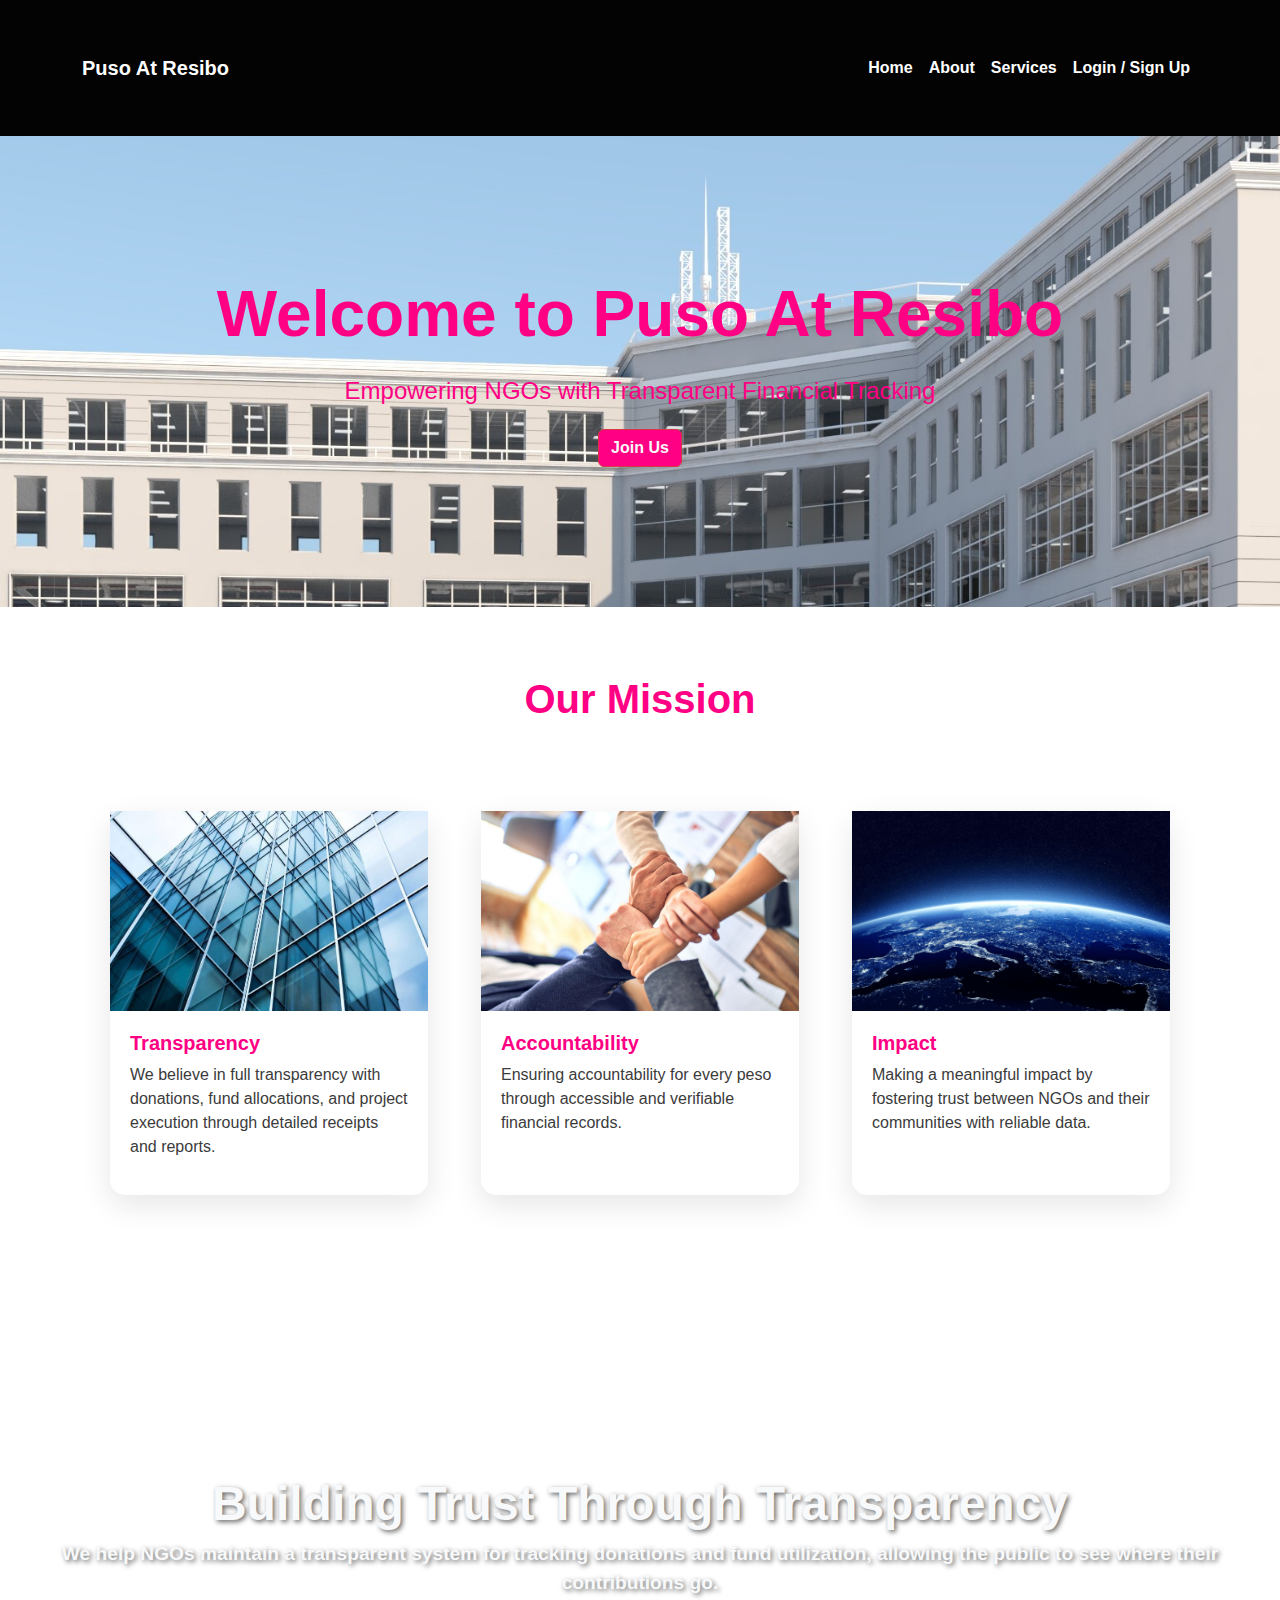
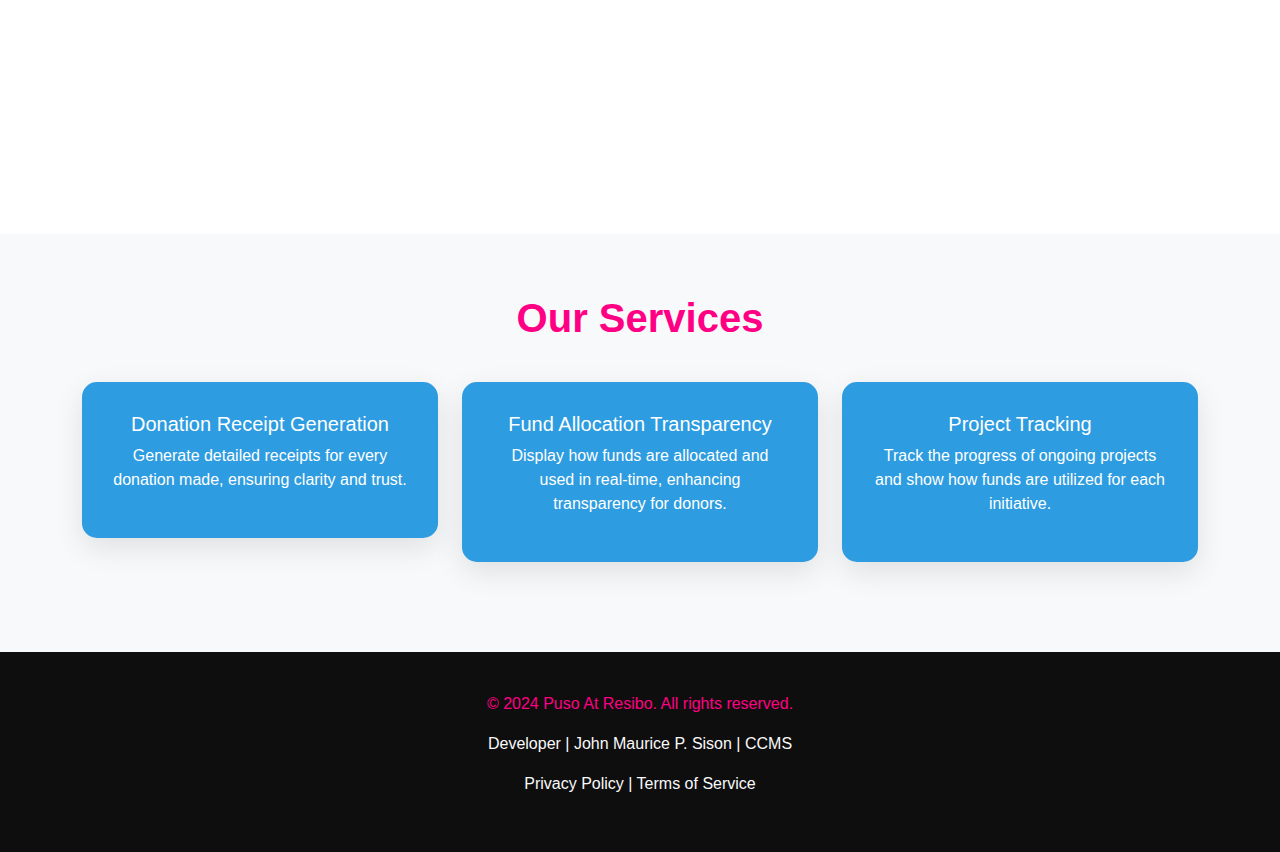
<file: index.html>
<!DOCTYPE html>
<html lang="en">
<head>
    <meta charset="UTF-8">
    <meta name="viewport" content="width=device-width, initial-scale=1.0">
    <title>Puso At Resibo</title>
    <link rel="icon" href="icons8-pink-48.png" type="image/png">
    <link href="https://cdn.jsdelivr.net/npm/bootstrap@5.3.0/dist/css/bootstrap.min.css" rel="stylesheet">
    <link rel="stylesheet" href="css/land.css">
</head>
<body>

    
    <header>
        <nav class="navbar navbar-expand-lg navbar-light">
            <div class="container">
                <a class="navbar-brand text-white" href="index.html" style="font-weight: bold;">Puso At Resibo</a>
                <button class="navbar-toggler" type="button" data-bs-toggle="collapse" data-bs-target="#navbarNav" aria-controls="navbarNav" aria-expanded="false" aria-label="Toggle navigation">
                    <span class="navbar-toggler-icon"></span>
                </button>
                <div class="collapse navbar-collapse" id="navbarNav">
                    <ul class="navbar-nav ms-auto">
                        <li class="nav-item">
                            <a class="nav-link active" href="#">Home</a>
                        </li>
                        <li class="nav-item">
                            <a class="nav-link" href="#">About</a>
                        </li>
                        <li class="nav-item">
                            <a class="nav-link" href="#">Services</a>
                        </li>
                        <li class="nav-item">
                            <a class="nav-link" href="#" data-bs-toggle="modal" data-bs-target="#loginModal">Login / Sign Up</a>
                        </li>
                    </ul>
                </div>
            </div>
        </nav>
    </header>

    
    <section class="hero-section">
        <div class="container">
            <h1>Welcome to Puso At Resibo</h1>
            <p>Empowering NGOs with Transparent Financial Tracking</p>
            <a href="#" class="btn btn-danger" data-bs-toggle="modal" data-bs-target="#loginModal" style="font-weight: bolder; color: #f8f9fa; background-color: #ff0084;">Join Us</a>
        </div>
    </section>

    
    <section id="about" class="container">
        <h1 class="section-heading text-center my-5" style="font-weight: bold; color: var(--primary-color);">Our Mission</h1>
        <div class="card-deck">
            <div class="card">
                <img src="transparent.jpg" alt="Design">
                <div class="card-body">
                    <h5>Transparency</h5>
                    <p>We believe in full transparency with donations, fund allocations, and project execution through detailed receipts and reports.</p>
                </div>
            </div>
            <div class="card">
                <img src="Accountability.jpg" alt="SEO">
                <div class="card-body">
                    <h5>Accountability</h5>
                    <p>Ensuring accountability for every peso through accessible and verifiable financial records.</p>
                </div>
            </div>
            <div class="card">
                <img src="earth.png" alt="App Development">
                <div class="card-body">
                    <h5>Impact</h5>
                    <p>Making a meaningful impact by fostering trust between NGOs and their communities with reliable data.</p>
                </div>
            </div>
        </div>
    </section>

    <section class="parallax-section">
        <div>
            <h2>Building Trust Through Transparency</h2>
            <p>
              We help NGOs maintain a transparent system for tracking donations and fund utilization, allowing the public to see where their contributions go.</p>
        </div>
    </section>

    
    <section class="services-section">
        <h2>Our Services</h2>
        <div class="container">
            <div class="row">
                <div class="col-md-4">
                    <div class="service-box">
                        <h5>Donation Receipt Generation</h5>
                        <p>Generate detailed receipts for every donation made, ensuring clarity and trust.</p>
                    </div>
                </div>
                <div class="col-md-4">
                    <div class="service-box">
                        <h5>Fund Allocation Transparency</h5>
                        <p>Display how funds are allocated and used in real-time, enhancing transparency for donors.</p>
                    </div>
                </div>
                <div class="col-md-4">
                    <div class="service-box">
                        <h5>Project Tracking</h5>
                        <p>Track the progress of ongoing projects and show how funds are utilized for each initiative.</p>
                    </div>
                </div>
            </div>
        </div>
    </section>

   
    <footer>
        <p style="color: #ff0084;">&copy; 2024 Puso At Resibo. All rights reserved. <br>
          <p><p>Developer | John Maurice P. Sison | CCMS</p></p> 
          <a href="#">Privacy Policy</a> | <a href="#">Terms of Service</a></p>
    </footer>

    
    <div class="modal fade" id="loginModal" tabindex="-1" aria-labelledby="loginModalLabel" aria-hidden="true">
        <div class="modal-dialog">
            <div class="modal-content">
                <div class="modal-header">
                    <h5 class="modal-title" id="loginModalLabel">Login</h5>
                    <button type="button" class="btn-close" data-bs-dismiss="modal" aria-label="Close"></button>
                </div>
                <div class="modal-body">
                    
                    <form>
                        <div class="mb-3">
                            <label for="email" class="form-label">Email address</label>
                            <input type="email" class="form-control" id="email" required>
                        </div>
                        <div class="mb-3">
                            <label for="password" class="form-label">Password</label>
                            <input type="password" class="form-control" id="password" required>
                        </div>
                        <button type="submit" class="btn btn-primary w-100"><a href="dashboard.html" style="text-decoration: none; color: white;">Login</a></button>
                    </form>
                    <hr>
                    
                    <p>Don't have an account? <a href="dashboard.html">Sign up here</a></p>
                </div>
                <div class="modal-footer">
                    <button type="button" class="btn btn-secondary" data-bs-dismiss="modal">Close</button>
                    <button type="button" class="btn btn-primary"><a href="dashboard.html" style="text-decoration: none; color: white;">Sign Up</a></button>
                </div>
            </div>
        </div>
    </div>

    
    <script src="https://cdn.jsdelivr.net/npm/@popperjs/core@2.11.6/dist/umd/popper.min.js"></script>
    <script src="https://cdn.jsdelivr.net/npm/bootstrap@5.3.0/dist/js/bootstrap.min.js"></script>
</body>
</html>
</file>
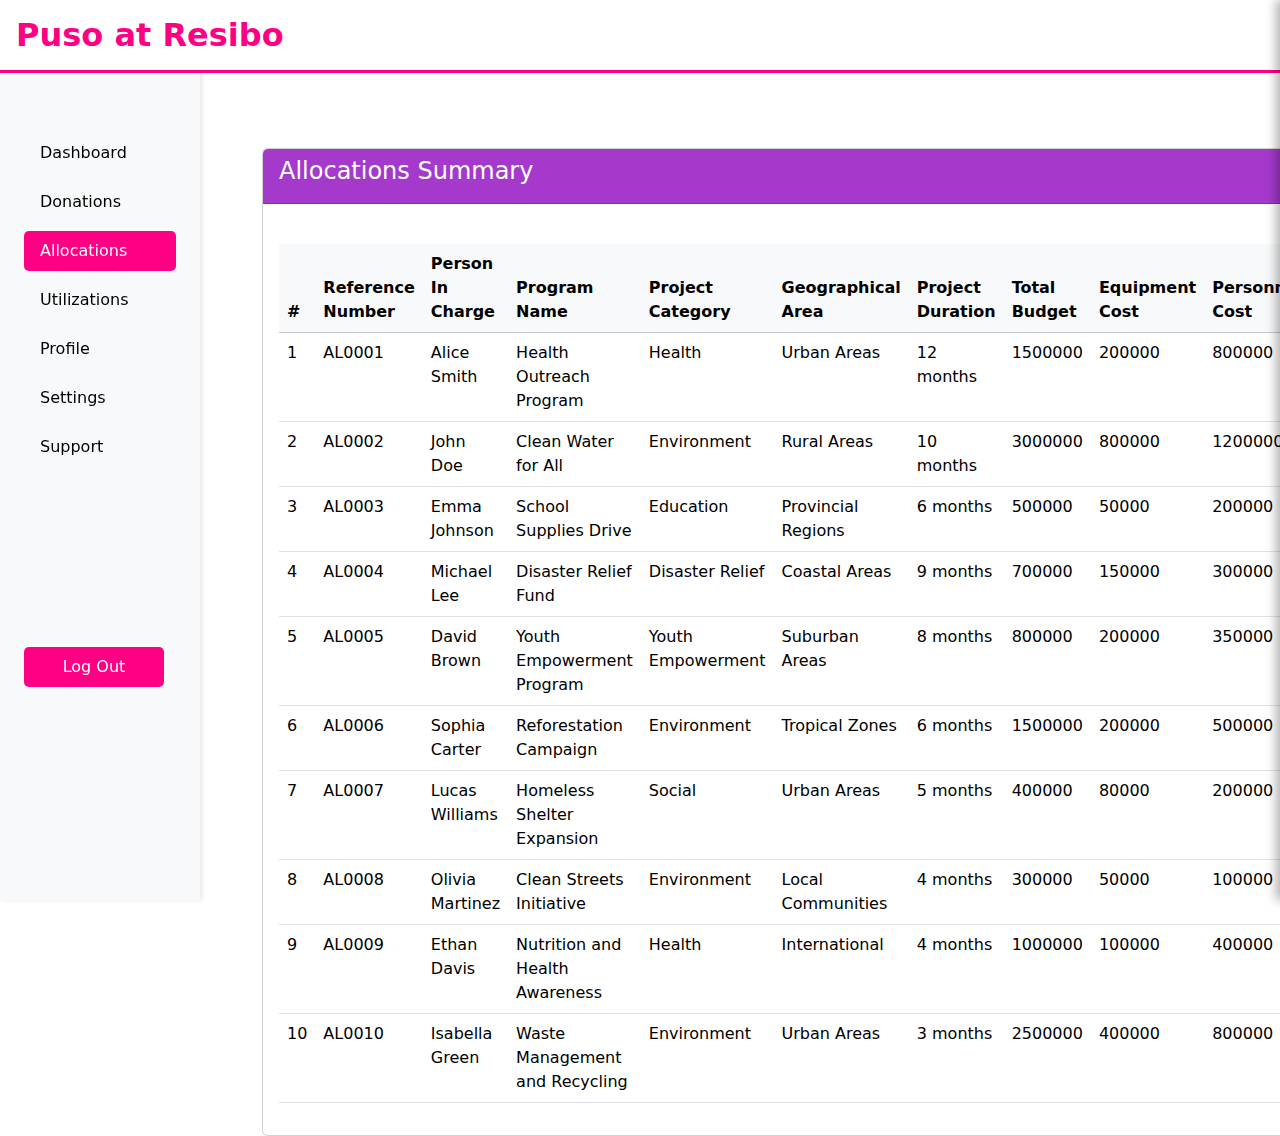
<file: allocation.html>
<!DOCTYPE html>
<html lang="en">
<head>
    <meta charset="UTF-8">
    <meta name="viewport" content="width=device-width, initial-scale=1.0">
    <title>Puso At Resibo</title>
    <link rel="icon" href="icons8-pink-48.png" type="image/png">
    <link href="https://cdn.jsdelivr.net/npm/bootstrap@5.3.0/dist/css/bootstrap.min.css" rel="stylesheet">
    <link rel="stylesheet" href="css/main.css">
    <link rel="stylesheet" href="css/allocation.css">
</head>
<body>
    <!-- Header -->
    <header class="header-bar">
        <h2>Puso at Resibo</h2>
        <button class="btn btn-primary d-md-none" id="burgerMenuBtn">☰</button>
    </header>

    <div class="container-fluid d-flex p-0">
        <!-- Sidebar -->
        <div class="sidebar p-4" id="sidebar">
            <nav class="nav flex-column" >
                <a class="nav-link" href="dashboard.html">Dashboard</a>
                <a class="nav-link active" href="donation.html" >Donations</a>
                <a class="nav-link" href="allocation.html" style="background-color: #ff0084; border-radius: 5px; color: #f8f9fa;">Allocations</a>
                <a class="nav-link" href="utilization.html">Utilizations</a>
                <a class="nav-link" href="profile.html">Profile</a>
                <a class="nav-link" href="settings.html">Settings</a>
                <a class="nav-link" href="#">Support</a>
                
                <a href="index.html"><button class="btn btn-logout">Log Out</button></a>
            </nav>
        </div>

        <!-- Main Content -->
        <div class="container mt-5 main-content" id="mainContent">
            <div class="card">
                    <div class="card-header d-flex justify-content-between" style="background-color: #a539cc;">
                        <h4 class="text-left" style="color: white;">Allocations Summary</h4>
                        <button class="btn btn-light" id="openDrawerBtn" style="font-weight: bold; color: #a539cc;">Add Receipt</button>

                    </div>
                    <div class="card-body ">
                        
                        <!-- Donations Table -->
                        <div class="mt-4 table-responsive">
                            
                            <table class="table table-hover">
                                <thead class="table-light">
                                    <tr>
                                        <th>#</th>
                                        <th>Reference Number</th>
                                        <th>Person In Charge</th>
                                        <th>Program Name</th>
                                        <th>Project Category</th>
                                        <th>Geographical Area</th>
                                        <th>Project Duration</th>
                                        <th>Total Budget</th>
                                        <th>Equipment Cost</th>
                                        <th>Personnel Cost</th>
                                        <th>Transportation Cost</th>
                                        <th>Training Cost</th>
                                        <th>Supplies Cost</th>
                                        <th>Overhead Cost</th>
                                        <th>Number of Beneficiaries</th>
                                        <th></th>
                                        <th></th>
                                        
                                    </tr>
                                </thead>
                                <tbody id="allocationsTable">
                                    <tr>
                                        <td colspan="18" class="text-center">No allocations yet.</td>
                                    </tr>
                                </tbody>
                            </table>
                        </div>
                    </div>
                    
            </div>
        </div>

        
    </div>

    <!-- Donation Drawer -->
    <div id="drawer">
        <div class="drawer-header">
            <h5>Allocation Form</h5>
            <button id="closeDrawerBtn">Close</button>
        </div>
        <form id="allocationForm">
            <!-- Personal Information -->
            <h6>Organizational Details:</h6>
                <div class="row">
                    <div class="col-md-4 mb-3">
                        <label for="registrationNumber" class="form-label">Registration Number</label>
                        <input type="text" id="registrationNumber" class="form-control" required>
                    </div>
                    <div class="col-md-4 mb-3">
                        <label for="contactPerson" class="form-label">Contact Person</label>
                        <input type="text" id="contactPerson" class="form-control" required>
                    </div>
                    <div class="col-md-3 mb-3">
                        <label for="totalBudget" class="form-label">Total Budget Received</label>
                        <input type="number" id="totalBudget" class="form-control" required>
                    </div>
                    <div class="col-md-3 mb-3">
                        <label for="budgetPeriodStart" class="form-label">Budget Period (Start Date)</label>
                        <input type="date" id="budgetPeriodStart" class="form-control" required>
                    </div>
                    <div class="col-md-3 mb-3">
                        <label for="budgetPeriodEnd" class="form-label">Budget Period (End Date)</label>
                        <input type="date" id="budgetPeriodEnd" class="form-control" required>
                    </div>
                    <div class="col-md-5 mb-3">
                        <label for="fundingSources" class="form-label">Funding Sources</label>
                        <select id="fundingSources" class="form-select" required>
                            <option>Government</option>
                            <option>Private Donors</option>
                            <option>International Grants</option>
                            <option>Corporate Sponsorships</option>
                        </select>
                    </div>
                </div>
                <br>
                <!-- Budget Allocation -->
                <h6>Budget Allocation:</h6>
                <div class="row">
                    <div class="col-md-6 mb-3">
                        <label for="projectName" class="form-label">Program/Project Name</label>
                        <input type="text" id="projectName" class="form-control" required>
                    </div>
                    <div class="col-md-6 mb-3">
                        <label for="projectCategory" class="form-label">Project Category</label>
                        <select id="projectCategory" class="form-select" required>
                            <option value="">Select Project Category</option>
                            <option value="Health">Health</option>
                            <option value="Education">Education</option>
                            <option value="Environment">Environment</option>
                            <option value="Economic Development">Economic Development</option>
                            <option value="Disaster Relief">Disaster Relief</option>
                            <option value="Human Rights">Human Rights</option>
                            <option value="Animal Welfare">Animal Welfare</option>
                            <option value="Technology & Innovation">Technology & Innovation</option>
                            <option value="Agriculture">Agriculture</option>
                            <option value="Water & Sanitation">Water & Sanitation</option>
                            <option value="Youth Empowerment">Youth Empowerment</option>
                            <option value="Gender Equality">Gender Equality</option>
                            <option value="Infrastructure Development">Infrastructure Development</option>
                            <option value="Disability Inclusion">Social</option>
                            <option value="Cultural Preservation">Cultural Preservation</option>
                            <option value="Sustainable Energy">Sustainable Energy</option>
                        </select>
                    </div>
                    <div class="col-md-3 mb-3">
                        <label for="allocatedBudget" class="form-label">Allocated Budget Amount</label>
                        <input type="number" id="allocatedBudget" class="form-control" required>
                    </div>
                    <div class="col-md-3 mb-3">
                        <label for="budgetPercentage" class="form-label">Percentage of Total Budget</label>
                        <input type="number" id="budgetPercentage" class="form-control" required>
                    </div>
                    <div class="col-md-6 mb-3">
                        <label for="geographicalArea" class="form-label">Specific Geographical Target Area</label>
                        <select id="geographicalArea" class="form-select" required>
                            <option value="">Select Geographical Area</option>
                            <option value="Urban Areas">Urban Areas</option>
                            <option value="Rural Areas">Rural Areas</option>
                            <option value="Provincial Regions">Provincial Regions</option>
                            <option value="National">National</option>
                            <option value="International">International</option>
                            <option value="Local Communities">Local Communities</option>
                            <option value="Coastal Areas">Coastal Areas</option>
                            <option value="Mountainous Regions">Mountainous Regions</option>
                            <option value="Disaster-Prone Areas">Disaster-Prone Areas</option>
                            <option value="Remote Areas">Remote Areas</option>
                            <option value="Low-Income Communities">Low-Income Communities</option>
                            <option value="Tropical Zones">Tropical Zones</option>
                            <option value="Suburban Areas">Suburban Areas</option>
                            <option value="Highland Areas">Highland Areas</option>
                            <option value="Wilderness Areas">Wilderness Areas</option>
                        </select>
                    </div>
                    <div class="col-md-3 mb-3">
                        <label for="beneficiaries" class="form-label">Expected Number of Beneficiaries</label>
                        <input type="text" id="beneficiaries" class="form-control" required>
                    </div>
                    <div class="col-md-3 mb-3">
                        <label for="projectDuration" class="form-label">Project Duration</label>
                        <input type="text" id="projectDuration" class="form-control" required>
                    </div>
                    <br>

                    <!-- Detailed Budget Breakdown -->
                    <h6>Detailed Budget Breakdown:</h6>
                    <div class="col-md-3 mb-3">
                        <label for="personnelCosts" class="form-label">Personnel Costs</label>
                        <input type="number" id="personnelCosts" class="form-control" required>
                    </div>
                    <div class="col-md-3 mb-3">
                        <label for="equipmentCosts" class="form-label">Equipment</label>
                        <input type="number" id="equipmentCosts" class="form-control" required>
                    </div>
                    <div class="col-md-3 mb-3">
                        <label for="transportationCosts" class="form-label">Transportation</label>
                        <input type="number" id="transportationCosts" class="form-control" required>
                    </div>
                    <div class="col-md-3 mb-3">
                        <label for="trainingCosts" class="form-label">Training</label>
                        <input type="number" id="trainingCosts" class="form-control" required>
                    </div>
                    <div class="col-md-3 mb-3">
                        <label for="suppliesCosts" class="form-label">Supplies</label>
                        <input type="number" id="suppliesCosts" class="form-control" required>
                    </div>
                    <div class="col-md-3 mb-3">
                        <label for="overheadCosts" class="form-label">Administrative Overhead</label>
                        <input type="number" id="overheadCosts" class="form-control" required>
                    </div>

                    <div class="col-md-6 mb-3">
                        <label for="alignmentMission" class="form-label">Alignment with Organizational Mission</label>
                        <input type="text" id="alignmentMission" class="form-control" rows="3" required>
                    </div>
                    <div class="col-md-6 mb-3">
                        <label for="riskAssessment" class="form-label">Risk Assessment</label>
                        <textarea id="riskAssessment" class="form-control" rows="3" required></textarea>
                    </div>
                    <div class="col-md-6 mb-3">
                        <label for="sustainabilityPlan" class="form-label">Sustainability Plan</label>
                        <textarea id="sustainabilityPlan" class="form-control" rows="3" required></textarea>
                    </div>
                </div>

            <button type="submit" class="btn btn-success">Submit Allocation</button>
        </form>
    </div>

    <script src="js/allocation.js"></script>
    <script src="js/burger.js"></script>
</body>
</html>
</file>
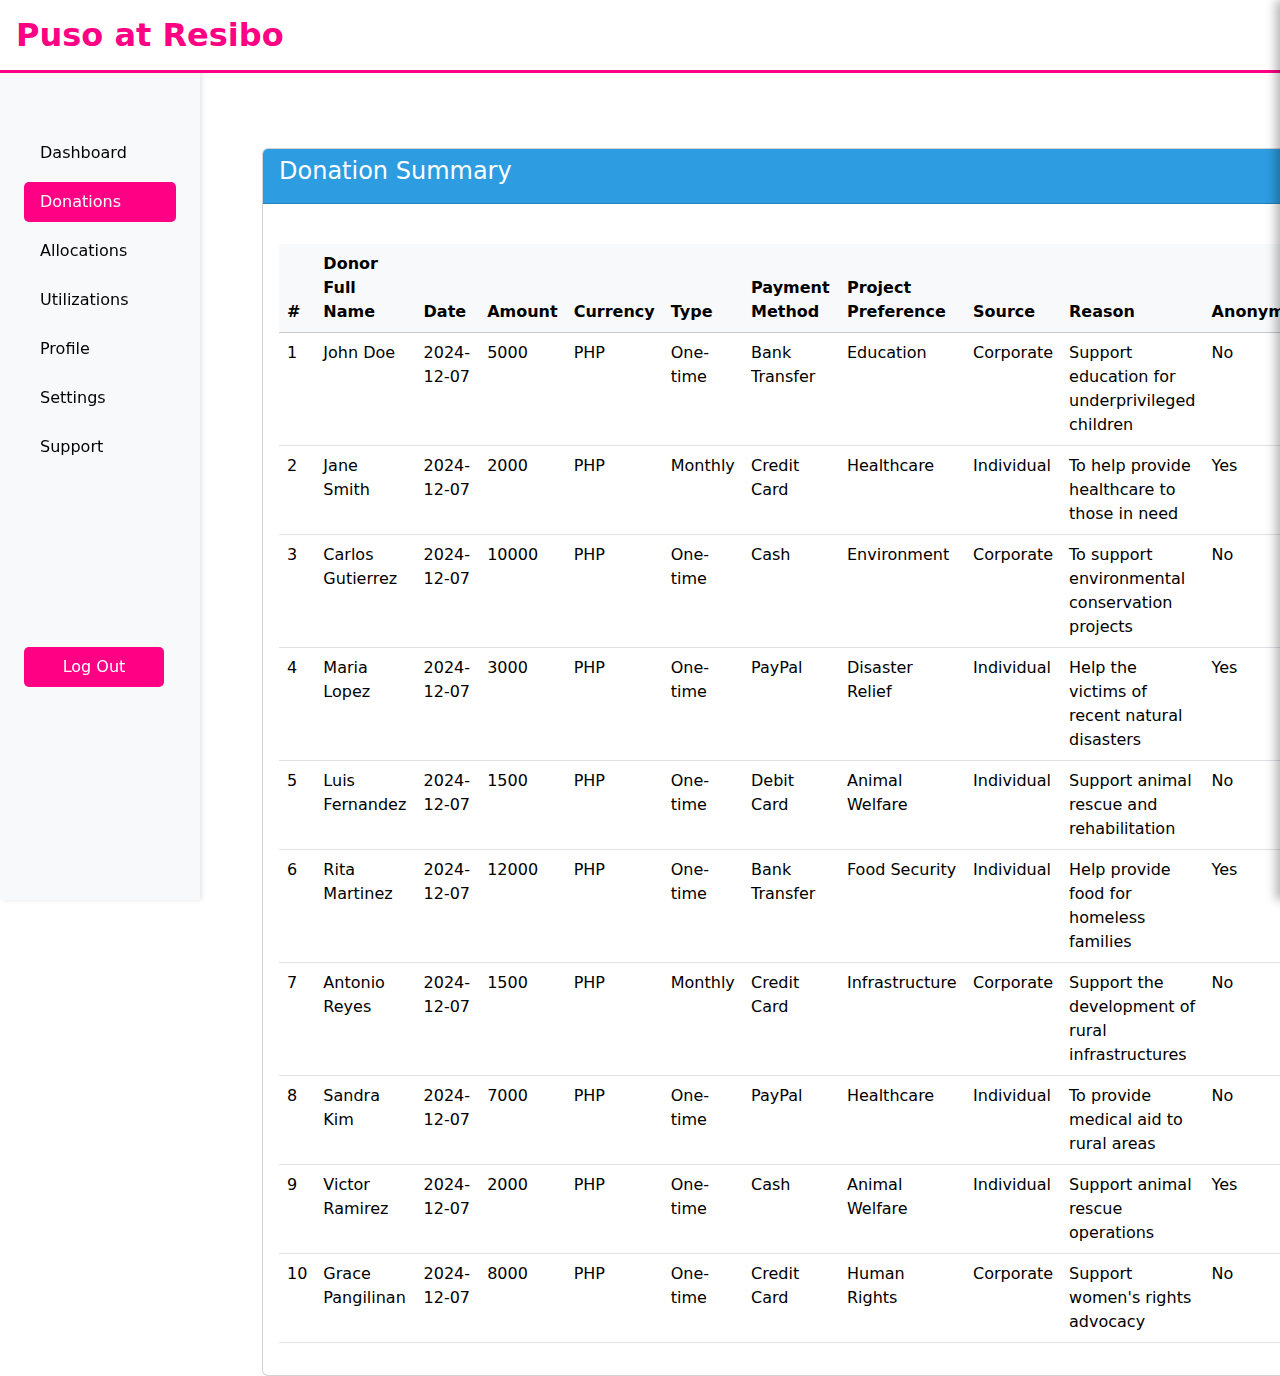
<file: donation.html>
<!DOCTYPE html>
<html lang="en">
<head>
    <meta charset="UTF-8">
    <meta name="viewport" content="width=device-width, initial-scale=1.0">
    <title>Donations Page</title>
    <link rel="icon" href="icons8-pink-48.png" type="image/png">

    <link href="https://cdn.jsdelivr.net/npm/bootstrap@5.3.0/dist/css/bootstrap.min.css" rel="stylesheet">
    <link rel="stylesheet" href="css/main.css">
    <link rel="stylesheet" href="css/donation.css">
       
</head>
<body>
    <!-- Header -->
    <header class="header-bar">
        <h2>Puso at Resibo</h2>
        <button class="btn btn-primary d-md-none" id="burgerMenuBtn">☰</button>
    </header>

    <div class="container-fluid d-flex p-0">
        <!-- Sidebar -->
        <div class="sidebar p-4" id="sidebar">
            <nav class="nav flex-column">
                <a class="nav-link" href="dashboard.html">Dashboard</a>
                <a class="nav-link active" href="donation.html" style="background-color: #ff0084; border-radius: 5px; color: #f8f9fa;">Donations</a>
                <a class="nav-link" href="allocation.html">Allocations</a>
                <a class="nav-link" href="utilization.html">Utilizations</a>
                <a class="nav-link" href="profile.html">Profile</a>
                <a class="nav-link" href="settings.html">Settings</a>
                <a class="nav-link" href="#">Support</a>
                <a href="index.html"><button class="btn btn-logout">Log Out</button></a>
            </nav>
        </div>

        <!-- Main Content -->
        <div class="container mt-5 main-content " id="mainContent">
            <div class="card">
                    <div class="card-header d-flex justify-content-between" style="background-color: #2d9ce0;">
                        <h4 class="text-left" style="color: white;">Donation Summary</h4>
                        <button class="btn btn-light" id="openDrawerBtn" style="font-weight: bold; color: #2d9ce0;">Add Receipt</button>
                    </div>
                    <div class="card-body">
                        

                        <!-- Donations Table -->
                        <div class="mt-4 table-responsive">
                            <table class="table table-hover">
                                <thead class="table-light">
                                    <tr>
                                        <th>#</th>
                                        <th>Donor Full Name</th>
                                        <th> Date</th>
                                        <th> Amount</th>
                                        <th>Currency</th>
                                        <th> Type</th>
                                        <th>Payment Method</th>
                                        <th>Project Preference</th>
                                        <th>Source</th>
                                        <th>Reason</th>
                                        <th>Anonymous</th>
                                        <th>Tax Receipt</th>
                                        <th>Consent for Communication</th>
                                        
                                        <th></th>
                                        <th></th>
                                    </tr>
                                </thead>
                                <tbody id="donationsTable">
                                    <tr>
                                        <td colspan="18" class="text-center">No donations yet.</td>
                                    </tr>
                                </tbody>
                            </table>
                        </div>
                    </div>
                    
            </div>
        </div>

        
    </div>

    <!-- Donation Drawer -->
    <div id="drawer">
        <div class="drawer-header">
            <h5>Donation Form</h5>
            <button id="closeDrawerBtn">Close</button>
        </div>
        <form id="donationForm">
            <!-- Personal Information -->
            <h5>Personal Information</h5>
            <div class="row">
                <div class="col-md-4 mb-3">
                    <label for="fullName" class="form-label">Full Name</label>
                    <input type="text" id="fullName" class="form-control" required>
                </div>
                <div class="col-md-4 mb-3">
                    <label for="email" class="form-label">Email</label>
                    <input type="email" id="email" class="form-control" required>
                </div>
                <div class="col-md-4 mb-3">
                    <label for="contactNumber" class="form-label">Contact Number</label>
                    <input type="text" id="contactNumber" class="form-control" required>
                </div>
                <div class="col-md-4 mb-3">
                    <label for="city" class="form-label">City</label>
                    <input type="text" id="city" class="form-control" required>
                </div>
                <div class="col-md-4 mb-3">
                    <label for="province" class="form-label">Province</label>
                    <input type="text" id="province" class="form-control" required>
                </div>
                <div class="col-md-4 mb-3">
                    <label for="occupation" class="form-label">Occupation</label>
                    <input type="text" id="occupation" class="form-control" required>
                </div>
                
                <div class="col-md-4 mb-3">
                    <label for="ageRange" class="form-label">Age Range</label>
                    <select id="ageRange" class="form-select" required>
                        <option>18-25</option>
                        <option>26-35</option>
                        <option>36-45</option>
                        <option>46-60</option>
                        <option>60+</option>
                    </select>
                </div>
            </div>

            <br>
            <!-- Donation Details -->
            <h5>Donation Details</h5>
            <div class="row">
                <div class="col-md-2 mb-3">
                    <label for="amount" class="form-label">Donation Amount</label>
                    <input type="number" id="amount" class="form-control" required>
                </div>
                <div class="col-md-2 mb-3">
                    <label for="currency" class="form-label">Currency</label>
                    <select id="currency" class="form-select" required>
                        <option>PHP</option>
                        <option>USD</option>
                    </select>
                </div>
                <div class="col-md-3 mb-3">
                    <label for="type" class="form-label">Donation Type</label>
                    <select id="type" class="form-select" required>
                        <option>One-time</option>
                        <option>Recurring</option>
                    </select>
                </div>
                <div class="col-md-3 mb-3">
                    <label for="paymentMethod" class="form-label">Payment Method</label>
                    <select id="paymentMethod" class="form-select" required>
                        <option>Bank Transfer</option>
                        <option>Credit Card</option>
                        <option>PayPal</option>
                        <option>GCash</option>
                        <option>Online Banking</option>
                    </select>
                </div>
                
                <div class="col-md-2 mb-3">
                    <label for="dodate" class="form-label">Date</label>
                    <input type="date" id="dodate" class="form-control">
                </div>
                <div class="col-md-2 mb-3">
                    <label for="source" class="form-label">Source of Donation</label>
                    <select id="source" class="form-select" required>
                        <option>Individual</option>
                        <option>Corporate</option>
                        
                    </select>
                </div>
                <div class="col-md-2 mb-3">
                    <label for="anonymous" class="form-label">Anonymous Donation</label>
                    <select id="anonymous" class="form-select" required>
                        <option>No</option>
                        <option>Yes</option>
                    </select>
                </div>
                
                <div class="col-md-3 mb-3">
                    <label for="taxReceipt" class="form-label">Tax Receipt</label>
                    <select id="taxReceipt" class="form-select" required>
                        <option>No</option>
                        <option>Yes</option>
                    </select>
                </div>
                <div class="col-md-3 mb-3">
                    <label for="consent" class="form-label">Consent for Communication</label>
                    <select id="consent" class="form-select" required>
                        <option>No</option>
                        <option>Yes</option>
                    </select>
                </div><div class="col-md-6 mb-3">
                    <label for="projectPreference" class="form-label">Project Preference</label>
                    <select id="projectPreference" class="form-select" required>
                        <option value="">Select Project Category</option>
                        <option value="Health">Health</option>
                        <option value="Education">Education</option>
                        <option value="Environment">Environment</option>
                        <option value="Economic Development">Economic Development</option>
                        <option value="Disaster Relief">Disaster Relief</option>
                        <option value="Human Rights">Human Rights</option>
                        <option value="Animal Welfare">Animal Welfare</option>
                        <option value="Technology & Innovation">Technology & Innovation</option>
                        <option value="Agriculture">Agriculture</option>
                        <option value="Water & Sanitation">Water & Sanitation</option>
                        <option value="Youth Empowerment">Youth Empowerment</option>
                        <option value="Gender Equality">Gender Equality</option>
                        <option value="Infrastructure Development">Infrastructure Development</option>
                        <option value="Disability Inclusion">Social</option>
                        <option value="Cultural Preservation">Cultural Preservation</option>
                        <option value="Sustainable Energy">Sustainable Energy</option>
                    </select>
                </div>
                
                <div class="col-md-6 mb-3">
                    <label for="reason" class="form-label">Reason for Donating</label>
                    <textarea id="reason" class="form-control" rows="3"></textarea>
                </div>
                
            </div>
            <button type="submit" class="btn btn-success">Submit</button>
        </form>
    </div>

    <script src="js/donation.js"></script>
    <script>
        
        document.getElementById('burgerMenuBtn').addEventListener('click', function () {
            var sidebar = document.getElementById('sidebar');
            var mainContent = document.getElementById('mainContent');
            
           
            if (sidebar.style.transform === 'translateX(0px)') {
                sidebar.style.transform = 'translateX(-250px)';
                mainContent.style.marginLeft = '0';
            } else {
                sidebar.style.transform = 'translateX(0)';
                mainContent.style.marginLeft = '250px';
            }
        });

    </script>
</body>
</html>
</file>
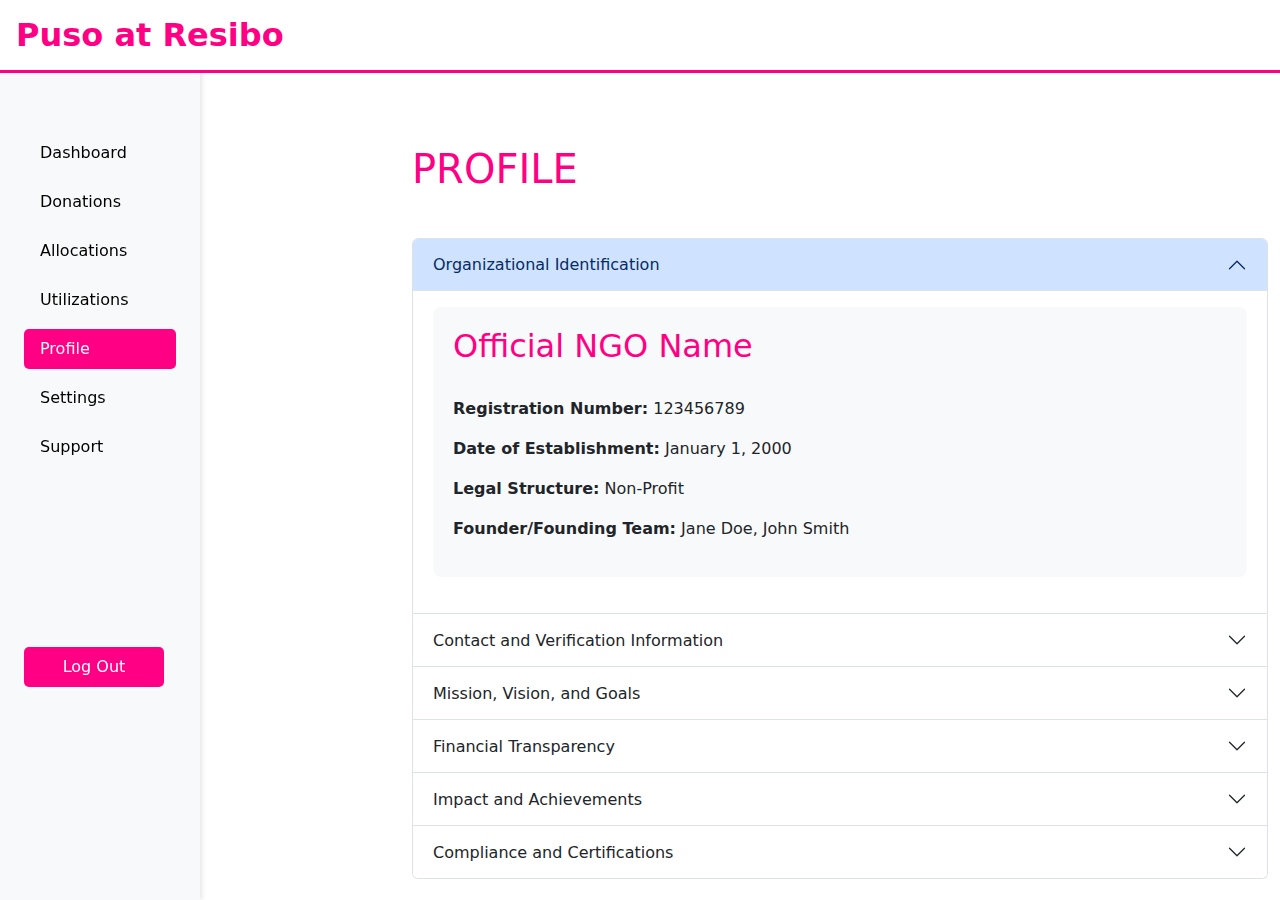
<file: profile.html>
<!DOCTYPE html>
<html lang="en">
<head>
    <meta charset="UTF-8">
    <meta name="viewport" content="width=device-width, initial-scale=1.0">
    <title>Puso At Resibo</title>
    <link rel="icon" href="icons8-pink-48.png" type="image/png">

    <link href="https://cdn.jsdelivr.net/npm/bootstrap@5.3.0/dist/css/bootstrap.min.css" rel="stylesheet">
    <link rel="stylesheet" href="css/main.css">
    <link rel="stylesheet" href="css/profile.css">
    
</head>
<body>
    <!-- Header -->
    <header class="header-bar">
        <h2>Puso at Resibo</h2>
        <button class="btn btn-primary d-md-none" id="burgerMenuBtn">☰</button>
    </header>

    <div class="container-fluid d-flex p-0">
        <!-- Sidebar -->
        <div class="sidebar p-4" id="sidebar">
            <nav class="nav flex-column">
                <a class="nav-link" href="dashboard.html" >Dashboard</a>
                <a class="nav-link" href="donation.html">Donations</a>
                <a class="nav-link" href="allocation.html">Allocations</a>
                <a class="nav-link" href="utilization.html">Utilizations</a>
                <a class="nav-link active" href="profile.html" style="background-color: #ff0084; border-radius: 5px; color: #f8f9fa;">Profile</a>
                <a class="nav-link" href="settings.html">Settings</a>
                <a class="nav-link" href="#">Support</a>
                <a href="index.html"><button class="btn btn-logout">Log Out</button></a>
            </nav>
        </div>

        <!-- Main Content -->
        <div class="container main-content " id="mainContent">
            <div class="profileh1">
                <h1>PROFILE</h1>
            </div>
            <div class="accordion" id="profileAccordion">
                <!-- Organizational Identification Section -->
                <div class="accordion-item">
                    <h2 class="accordion-header" id="headingOne">
                        <button class="accordion-button" type="button" data-bs-toggle="collapse" data-bs-target="#collapseOne" aria-expanded="true" aria-controls="collapseOne">
                            Organizational Identification
                        </button>
                    </h2>
                    <div id="collapseOne" class="accordion-collapse collapse show" aria-labelledby="headingOne" data-bs-parent="#profileAccordion">
                        <div class="accordion-body">
                            <div class="profile-header text-start">
                                <h2 id="profile-ngo-name" style="color: #ff0084;">Official NGO Name</h2><br>
                                <p><strong>Registration Number:</strong> <span id="profile-registration-number">123456789</span></p> 
                                <p><strong>Date of Establishment:</strong> <span id="profile-establishment-date">January 1, 2000</span></p> 
                                <p><strong>Legal Structure:</strong> <span id="profile-legal-structure">Non-Profit</span></p> 
                                <p><strong>Founder/Founding Team:</strong> <span id="profile-founding-team">Jane Doe, John Smith</span></p>
                                
                            </div>
                        </div>
                    </div>
                </div>
                <!-- Contact and Verification Information Section -->
                <div class="accordion-item">
                    <h2 class="accordion-header" id="headingTwo">
                        <button class="accordion-button collapsed" type="button" data-bs-toggle="collapse" data-bs-target="#collapseTwo" aria-expanded="false" aria-controls="collapseTwo">
                            Contact and Verification Information
                        </button>
                    </h2>
                    <div id="collapseTwo" class="accordion-collapse collapse" aria-labelledby="headingTwo" data-bs-parent="#profileAccordion">
                        <div class="accordion-body">
                            <div class="card-info">
                                <h5 style="color: #ff0084;">Contact and Verification Information</h5><br>
                                <p><strong>Official Address:</strong> <span id="profile-official-address">123 NGO Street, City, Country</span></p> 
                                <p><strong>Contact Numbers:</strong> <span id="profile-contact-numbers">(123) 456-7890</span></p> 
                                <p><strong>Official Email:</strong> <span id="profile-official-email">contact@ngo.org</span></p> 
                                <p><strong>Website URL:</strong> <span id="profile-website-url">www.ngo.org</span></p> 
                                <p><strong>Social Media Handles:</strong> <span id="profile-social-media-handles">@ngo (Twitter, Facebook)</span></p> 
                                <p><strong>SEC/Government Registration Documents:</strong> <a id="profile-sec-documents" href="#">View</a></p> 
                                <p><strong>Tax Identification Number:</strong> <span id="profile-tax-id">987654321</span></p> 
                                <p><strong>Transparency Verification Badge:</strong> <span id="profile-transparency-verification">Verified</span></p>
                            </div>
                        </div>
                    </div>
                </div>
                <!-- Mission and Vision Section -->
                <div class="accordion-item">
                    <h2 class="accordion-header" id="headingThree">
                        <button class="accordion-button collapsed" type="button" data-bs-toggle="collapse" data-bs-target="#collapseThree" aria-expanded="false" aria-controls="collapseThree">
                            Mission, Vision, and Goals
                        </button>
                    </h2>
                    <div id="collapseThree" class="accordion-collapse collapse" aria-labelledby="headingThree" data-bs-parent="#profileAccordion">
                        <div class="accordion-body">
                            <div class="card-info">
                                <h5 style="color: #ff0084;">Mission, Vision, and Goals</h5><br>
                                <p><strong>Mission Statement:</strong> <span id="profile-mission-statement">Our mission is to make the world a better place.</span></p> 
                                <p><strong>Core Values:</strong> <span id="profile-core-values">Integrity, Excellence, Compassion</span></p> 
                                <p><strong>Organizational Goals:</strong> <span id="profile-organizational-goals">Empower communities, Promote education, Support healthcare</span></p> 
                                <p><strong>Long-term Strategic Objectives:</strong> <span id="profile-strategic-objectives">Achieve sustainable development goals by 2030.</span></p> 
                                <p><strong>Detailed Description of Advocacy Areas:</strong> <span id="profile-advocacy-areas">Our advocacy areas include environmental protection, human rights, and economic development.</span></p>
                            </div>
                        </div>
                    </div>
                </div>
                
                <div class="accordion-item">
                    <h2 class="accordion-header" id="headingFive">
                        <button class="accordion-button collapsed" type="button" data-bs-toggle="collapse" data-bs-target="#collapseFive" aria-expanded="false" aria-controls="collapseFive">
                            Financial Transparency
                        </button>
                    </h2>
                    <div id="collapseFive" class="accordion-collapse collapse" aria-labelledby="headingFive" data-bs-parent="#profileAccordion">
                        <div class="accordion-body">
                            <div class="card-info">
                                <h5 style="color: #ff0084;">Financial Transparency</h5><br>
                                <p id="budgetOverview"><strong>Annual Budget Overview:</strong> $2,000,000</p>
                                <p><strong>Audited Financial Statements:</strong> <a href="#">View</a></p>
                                <p><strong>Independent Audit Reports:</strong> <a href="#">View</a></p>
                                <p><strong>Donor Contribution Tracking:</strong> <a href="#">View</a></p>
                                <p><strong>Financial Health Indicators:</strong> <a href="#">View</a></p>
                            </div>
                        </div>
                    </div>
                </div>

                <div class="accordion-item">
                    <h2 class="accordion-header" id="headingSix">
                        <button class="accordion-button collapsed" type="button" data-bs-toggle="collapse" data-bs-target="#collapseSix" aria-expanded="false" aria-controls="collapseSix">
                            Impact and Achievements
                        </button>
                    </h2>
                    <div id="collapseSix" class="accordion-collapse collapse" aria-labelledby="headingSix" data-bs-parent="#profileAccordion">
                        <div class="accordion-body">
                            <div class="card-info">
                                <h5 style="color: #ff0084;">Impact and Achievements</h5><br>
                                <p><strong>Total Projects Completed:</strong> <span id="profile-total-projects">120</span></p> 
                                <p><strong>Cumulative Beneficiaries Served:</strong> <a href="#">View </a></p> 
                                <p><strong>Geographical Reach:</strong> <a href="#">View </a></p> 
                                <p><strong>Key Performance Indicators:</strong><a href="#">View KPIs</a></p> 
                                <p><strong>Success Stories:</strong> <a href="#">Read Stories</a></p> 
                                <p><strong>Impact Metrics:</strong> <a href="#">View Metrics</a></p> 
                                <p><strong>Project Galleries:</strong> <a href="#">View Gallery</a></p> 
                                <p><strong>Beneficiary Testimonials:</strong> <a href="#">Read Testimonials</a></p>
                            </div>
                        </div>
                    </div>
                </div>

                <div class="accordion-item">
                    <h2 class="accordion-header" id="headingSeven">
                        <button class="accordion-button collapsed" type="button" data-bs-toggle="collapse" data-bs-target="#collapseSeven" aria-expanded="false" aria-controls="collapseSeven">
                            Compliance and Certifications
                        </button>
                    </h2>
                    <div id="collapseSeven" class="accordion-collapse collapse" aria-labelledby="headingSeven" data-bs-parent="#profileAccordion">
                        <div class="accordion-body">
                            <div class="card-info">
                                <h5 style="color: #ff0084;">Compliance and Certifications</h5><br>
                                <p><strong>Government Compliance Certificates:</strong> <a id="profile-compliance-certificates"  href="#">View</a></p> 
                                <p><strong>Accreditation Badges:</strong> <a id="profile-accreditation-badges" href="#">View</a></p> 
                                <p><strong>Awards and Recognitions:</strong> <a id="profile-awards-recognitions" href="#">View</a></p> 
                                <p><strong>Transparency Rankings:</strong> <a id="profile-transparency-rankings" href="#">View Rankings</a></p> 
                                <p><strong>Compliance Documentation:</strong> <a id="profile-compliance-docs" href="#">View</a></p> 
                                <p><strong>Annual Report Archives:</strong> <a id="profile-annual-reports" href="#">View Archives</a>
                            </div>
                        </div>
                    </div>
                </div>

            </div>
        </div>
    </div>

    <script src="js/profile.js"></script>
    <script src="js/burger.js"></script>
    <script src="https://cdn.jsdelivr.net/npm/bootstrap@5.3.0/dist/js/bootstrap.bundle.min.js"></script>
</body>
</html>
</file>
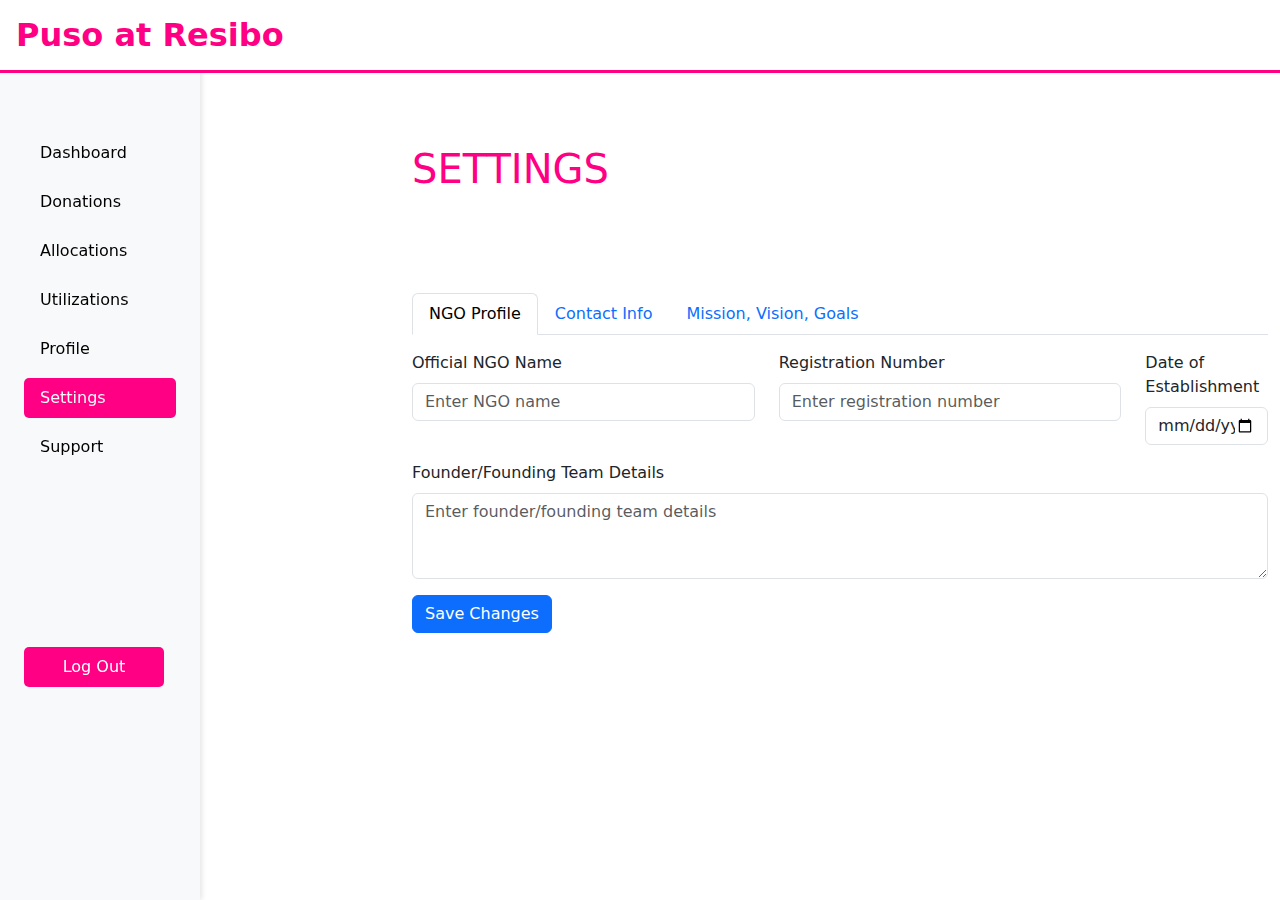
<file: settings.html>
<!DOCTYPE html>
<html lang="en">
<head>
    <meta charset="UTF-8">
    <meta name="viewport" content="width=device-width, initial-scale=1.0">
    <title>Puso At Resibo</title>
    <link rel="icon" href="icons8-pink-48.png" type="image/png">

    <link href="https://cdn.jsdelivr.net/npm/bootstrap@5.3.0/dist/css/bootstrap.min.css" rel="stylesheet">
    <link rel="stylesheet" href="css/main.css">
    <link rel="stylesheet" href="css/settings.css">
    
</head>
<body>
    <!-- Header -->
    <header class="header-bar">
        <h2>Puso at Resibo</h2>
        <button class="btn btn-primary d-md-none" id="burgerMenuBtn">☰</button>
    </header>

    <div class="container-fluid d-flex p-0">
        <!-- Sidebar -->
        <div class="sidebar p-4" id="sidebar">
            <nav class="nav flex-column">
                <a class="nav-link" href="dashboard.html" >Dashboard</a>
                <a class="nav-link" href="donation.html">Donations</a>
                <a class="nav-link" href="allocation.html">Allocations</a>
                <a class="nav-link" href="utilization.html">Utilizations</a>
                <a class="nav-link active" href="profile.html" >Profile</a>
                <a class="nav-link" href="settings.html" style="background-color: #ff0084; border-radius: 5px; color: #f8f9fa;">Settings</a>
                <a class="nav-link" href="#">Support</a>
                <a href="index.html"><button class="btn btn-logout">Log Out</button></a>
            </nav>
        </div>

        <!-- Main Content -->
        <div class="container main-content" id="mainContent">
            <div class="settingsh1">
                <h1>SETTINGS</h1>
            </div>
            <ul class="nav nav-tabs" id="settingsTab" role="tablist">
                <!-- NGO Profile Tab --> 
                <li class="nav-item" role="presentation"> 
                    <button class="nav-link active" id="ngo-profile-tab" data-bs-toggle="tab" data-bs-target="#ngo-profile" type="button" role="tab" aria-controls="ngo-profile" aria-selected="true">NGO Profile</button> 
                </li> 
                <!-- Contact Info Tab --> 
                <li class="nav-item" role="presentation"> 
                    <button class="nav-link" id="contact-info-tab" data-bs-toggle="tab" data-bs-target="#contact-info" type="button" role="tab" aria-controls="contact-info" aria-selected="false">Contact Info</button> 
                </li> 
                <!-- Mission, Vision, Goals Tab --> 
                <li class="nav-item" role="presentation"> 
                    <button class="nav-link" id="mission-vision-goals-tab" data-bs-toggle="tab" data-bs-target="#mission-vision-goals" type="button" role="tab" aria-controls="mission-vision-goals" aria-selected="false">Mission, Vision, Goals</button> 
                </li>
                
            </ul>
            <div class="tab-content" id="settingsTabContent">
                <!-- NGO Profile Tab Content -->
                 <div class="tab-pane fade show active" id="ngo-profile" role="tabpanel" aria-labelledby="ngo-profile-tab">
                    <form id="ngo-profile-form">
                        <div class="row">
                            <div class="col-md-5 mb-3 mt-3"> 
                                <label for="ngoName" class="form-label">Official NGO Name</label> 
                                <input type="text" class="form-control" id="ngoName" placeholder="Enter NGO name" required> 
                            </div>
                            <div class="col-md-5 mb-3 mt-3"> 
                                <label for="registrationNumber" class="form-label">Registration Number</label> 
                                <input type="text" class="form-control" id="registrationNumber" placeholder="Enter registration number" required> 
                            </div> 
                            <div class="col-md-2 mb-3 mt-3"> 
                                <label for="establishmentDate" class="form-label">Date of Establishment</label> 
                                <input type="date" class="form-control" id="establishmentDate" required> 
                            </div> 
                            <div class="mb-3"> 
                                <label for="foundingTeam" class="form-label">Founder/Founding Team Details</label> 
                                <textarea class="form-control" id="foundingTeam" rows="3" placeholder="Enter founder/founding team details" required></textarea> 
                            </div> 
                        </div>
                            <button type="submit" class="btn btn-primary">Save Changes</button> 
                    </form> 
                </div> 
                <!-- Contact Info Tab Content --> 
                <div class="tab-pane fade" id="contact-info" role="tabpanel" aria-labelledby="contact-info-tab"> 
                    <form id="contact-info-form"> 
                        <div class="row">

                            <div class="col-md-5 mb-3 mt-3"> 
                                <label for="officialAddress" class="form-label">Official Address</label> 
                                <input type="text" class="form-control" id="officialAddress" placeholder="Enter official address" required> 
                            </div> 
                            <div class="col-md-3 mb-3 mt-3"> 
                                <label for="contactNumbers" class="form-label">Contact Numbers</label> 
                                <input type="text" class="form-control" id="contactNumbers" placeholder="Enter contact numbers" required> 
                            </div> 
                            <div class="col-md-4 mb-3 mt-3"> 
                                <label for="officialEmail" class="form-label">Official Email</label> 
                                <input type="email" class="form-control" id="officialEmail" placeholder="Enter official email" required> 
                            </div> 
                            <div class="col-md-4 mb-3"> 
                                <label for="websiteURL" class="form-label">Website URL</label> 
                                <input type="url" class="form-control" id="websiteURL" placeholder="Enter website URL" required> 
                            </div> 
                            <div class="col-md-6 mb-3"> 
                                <label for="socialMediaHandles" class="form-label">Social Media Handles</label> 
                                <input type="text" class="form-control" id="socialMediaHandles" placeholder="Enter social media handles" required> 
                            </div> 
                            <div class=" col-md-3 mb-3"> 
                                <label for="secDocuments" class="form-label">SEC/Government Registration Documents</label> 
                                <input type="file" class="form-control" id="secDocuments"> 
                            </div> 
                            <div class="col-md-4 mb-3"> 
                                <label for="taxID" class="form-label">Tax Identification Number</label> 
                                <input type="text" class="form-control" id="taxID" placeholder="Enter tax identification number" required> 
                            </div>
                            <div class="col-md-4 mb-3"> 
                                <label for="verify" class="form-label">Transparency Verification Badge</label> 
                                <input type="text" class="form-control" id="verify" placeholder="Verified/Not Verified" required> 
                            </div>
                        </div> 
                        <button type="submit" class="btn btn-primary">Save Changes</button> 
                    </form> 
                </div> 
                <!-- Mission, Vision, Goals Tab Content --> 
                 <div class="tab-pane fade" id="mission-vision-goals" role="tabpanel" aria-labelledby="mission-vision-goals-tab"> 
                    <form id="mission-vision-goals-form"> 
                        <div class="mb-3 mt-3"> 
                            <label for="missionStatement" class="form-label">Mission Statement</label> 
                            <textarea class="form-control" id="missionStatement" rows="3" placeholder="Enter mission statement" required></textarea> 
                        </div> 
                        <div class="mb-3"> 
                            <label for="coreValues" class="form-label">Vision</label> 
                            <textarea class="form-control" id="coreValues" rows="3" placeholder="Enter Vision" required></textarea> 
                        </div> 
                        <div class="mb-3"> 
                            <label for="organizationalGoals" class="form-label">Organizational Goals</label> 
                            <textarea class="form-control" id="organizationalGoals" rows="3" placeholder="Enter organizational goals" required></textarea> 
                        </div> 
                        <div class="mb-3"> 
                            <label for="strategicObjectives" class="form-label">Core Values</label> 
                            <textarea class="form-control" id="strategicObjectives" rows="3" placeholder="Enter core values" required></textarea> 
                        </div> 
                        <div class="mb-3"> 
                            <label for="advocacyAreas" class="form-label">Detailed Description of Advocacy Areas</label> 
                            <textarea class="form-control" id="advocacyAreas" rows="3" placeholder="Enter advocacy areas" required></textarea> 
                        </div> 
                        <button type="submit" class="btn btn-primary">Save Changes</button> 
                    </form> 
                </div>
                
                
            </div>
        </div>
        
    </div>
    
    <script src="js/settings.js"></script>
    <script src="js/burger.js"></script>
    <script src="https://cdn.jsdelivr.net/npm/bootstrap@5.3.0/dist/js/bootstrap.bundle.min.js"></script>
</body>
</html>
</file>
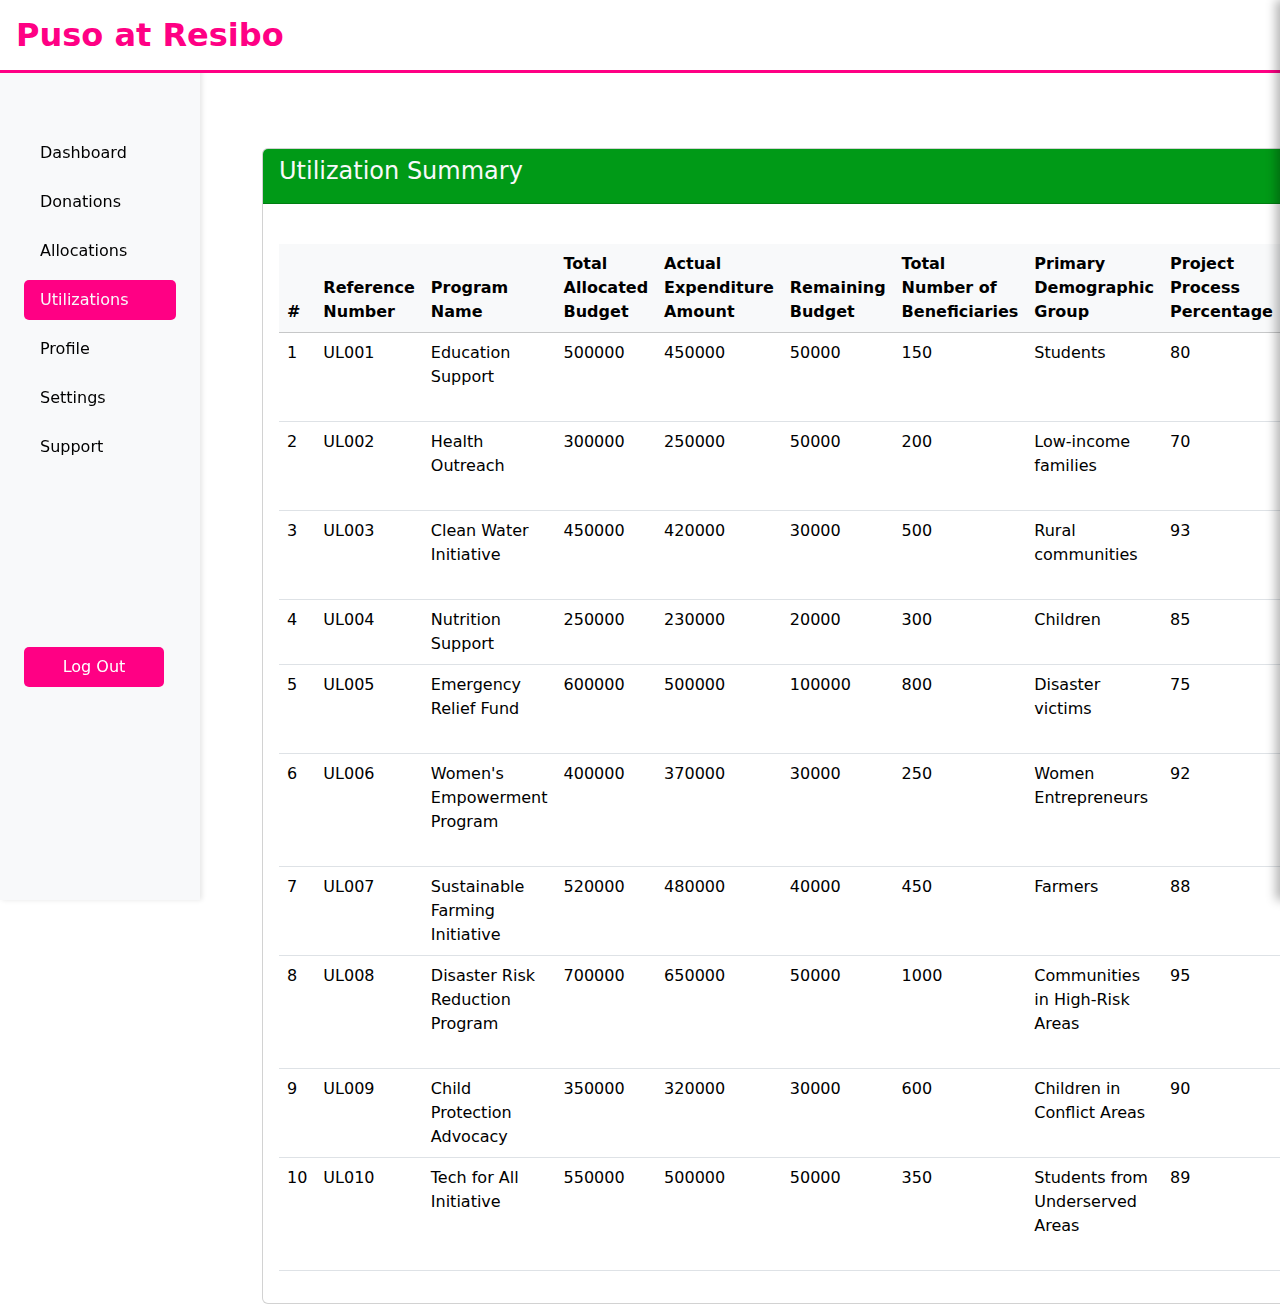
<file: utilization.html>
<!DOCTYPE html>
<html lang="en">
<head>
    <meta charset="UTF-8">
    <meta name="viewport" content="width=device-width, initial-scale=1.0">
    <title>Puso At Resibo</title>
    <link rel="icon" href="icons8-pink-48.png" type="image/png">

    <link href="https://cdn.jsdelivr.net/npm/bootstrap@5.3.0/dist/css/bootstrap.min.css" rel="stylesheet">
    <link rel="stylesheet" href="css/main.css">
    <link rel="stylesheet" href="css/utilization.css">
</head>
<body>
    <!-- Header -->
    <header class="header-bar">
        <h2>Puso at Resibo</h2>
        <button class="btn btn-primary d-md-none" id="burgerMenuBtn">☰</button>
    </header>

    <div class="container-fluid d-flex p-0">
        <!-- Sidebar -->
        <div class="sidebar p-4" id="sidebar">
            <nav class="nav flex-column">
                <a class="nav-link" href="dashboard.html">Dashboard</a>
                <a class="nav-link active" href="donation.html" >Donations</a>
                <a class="nav-link" href="allocation.html" >Allocations</a>
                <a class="nav-link" href="utilization.html" style="background-color: #ff0084; border-radius: 5px; color: #f8f9fa;">Utilizations</a>
                <a class="nav-link" href="profile.html">Profile</a>
                <a class="nav-link" href="settings.html">Settings</a>
                <a class="nav-link" href="#">Support</a>

                <a href="index.html"><button class="btn btn-logout">Log Out</button></a>
            </nav>
        </div>

        <!-- Main Content -->
        <div class="container mt-5 main-content" id="mainContent">
            <div class="card" >
                    <div class="card-header d-flex justify-content-between" style="background-color: #009a17; color: #f8f9fa;">
                        <h4 class="text-left">Utilization Summary</h4>
                        <button class="btn btn-light " id="openDrawerBtn" style="font-weight: bold; color: #009a17;">Add Receipt</button>
                        
                    </div>
                    <div class="card-body">
                        <!-- Donations Table -->
                        <div class="mt-4 table-responsive">
                            <table class="table table-hover">
                                <thead class="table-light">
                                    <tr>
                                        <th>#</th>
                                        <th>Reference Number</th>
                                        <th>Program Name</th>
                                        <th>Total Allocated Budget</th>
                                        <th>Actual Expenditure Amount</th>
                                        <th>Remaining Budget</th>
                                        
                                        <th>Total Number of Beneficiaries</th>
                                        <th>Primary Demographic Group</th>
                                        
                                        <th>Project Process Percentage</th>
                                        <th>Status</th>
                                        <th>Progress Challenges</th>
                                        <th>Date of Submission</th>
                                        <th>Authorized Signature Name</th>
                                        <th></th>
                                        <th></th>
                                        
                                    </tr>
                                </thead>
                                <tbody id="utilizationsTable">
                                    <tr>
                                        <td colspan="18" class="text-center">No utilizations yet.</td>
                                    </tr>
                                </tbody>
                            </table>
                        </div>
                    </div>
                    
            </div>
        </div>

        
    </div>

    <!-- Donation Drawer -->
    <div id="drawer">
        <div class="drawer-header">
            <h5>Utilization Form</h5>
            <button id="closeDrawerBtn">Close</button>
        </div>
        <form id="utilizationForm">
            <!-- Project Information -->
            <h6>Project Details:</h6>
            <div class="row">
                <div class="col-md-6 mb-3">
                    <label for="referenceNumber" class="form-label">Reference Number (RN)</label>
                    <input type="text" id="referenceNumber" class="form-control" required>
                </div>

                <div class="col-md-6 mb-3">
                    <label for="programName" class="form-label">Program (Program)</label>
                    <input type="text" id="programName" class="form-control" required>
                </div>
            </div>
        
            <!-- Utilization Details -->
            <h6>Budget Allocation:</h6>
            <div class="row">
                <div class="col-md-3 mb-3">
                    <label for="totalAllocatedBudget" class="form-label">Total Allocated Budget (TAB)</label>
                    <input type="number" id="totalAllocatedBudget" class="form-control" required>
                </div>
                <div class="col-md-3 mb-3">
                    <label for="actualExpenditureAmount" class="form-label">Actual Expenditure Amount (AEM)</label>
                    <input type="number" id="actualExpenditureAmount" class="form-control" required>
                </div>
                <div class="col-md-3 mb-3">
                    <label for="remainingBudget" class="form-label">Remaining Budget (RB)</label>
                    <input type="number" id="remainingBudget" class="form-control" required>
                </div>
            </div>
        
            
        
            <!-- Final Review -->
            <h6>Beneficiary Information:</h6>
            <div class="row">
                <div class="col-md-3 mb-3">
                    <label for="totalNumberOfBeneficiaries" class="form-label">Total Number of Beneficiaries (TNoB)</label>
                    <input type="number" id="totalNumberOfBeneficiaries" class="form-control" required>
                </div>
                <div class="col-md-3 mb-3">
                    <label for="primaryDemographicGroup" class="form-label">Primary Demographic Group (PDG)</label>
                    <input type="text" id="primaryDemographicGroup" class="form-control" required>
                </div>
            </div>


            <h6>Project Progress & Challenges:</h6>
            <div class="row">
                <div class="col-md-3 mb-3">
                    <label for="projectProgressPercentage" class="form-label">Project Progress Percentage (PPP)</label>
                    <input type="number" id="projectProgressPercentage" class="form-control" required>
                </div>
                <div class="col-md-2 mb-3">
                    <label for="status" class="form-label">Status</label>
                    <select id="status" class="form-select" required>
                        <option value="">Select Status</option>
                        <option value="Ongoing">Ongoing</option>
                        <option value="Completed">Completed</option>
                    </select>
                </div>
                <div class="col-md-3 mb-3">
                    <label for="primaryChallenges" class="form-label">Primary Challenges (PrCh)</label>
                    <input type="text" id="primaryChallenges" class="form-control" required>
                </div>
            </div>

            <h6>Final Review:</h6>
            <div class="row">
                <div class="col-md-6 mb-3">
                    <label for="authorizedSignatoryName" class="form-label">Authorized Signatory Name (ASN)</label>
                    <input type="text" id="authorizedSignatoryName" class="form-control" required>
                </div>
                <div class="col-md-6 mb-3">
                    <label for="dateOfSubmission" class="form-label">Date of Submission (DoS)</label>
                    <input type="date" id="dateOfSubmission" class="form-control" required>
                </div>
            </div>

        
            <button type="submit" class="btn btn-success">Submit Utilization</button>
        </form>        
    </div>

    <script src="js/utilization.js"></script>
    <script src="js/burger.js"></script>
    
</body>
</html>
</file>
<file: css/land.css>
:root {
    --primary-color: #ff0084;
    --secondary-color: #2d9ce0;
    --accent-color: #3b3b3b;
    --bg-light: #f8f9fa;
    --bg-dark: #0f0e0e;
    --btn-color: #ff5c8d;
}


body {
    font-family: 'Arial', sans-serif;
    margin: 0;
    padding: 0;
}


header {
    background: #030303;
    padding: 40px 0;
}
.navbar-nav .nav-link {
    color: white !important;
    font-weight: 600;
}
.navbar-nav .nav-link:hover {
    color: var(--secondary-color) !important;
}

.hero-section {
    
    background: url('giimann-exterior-2.jpg') no-repeat center center/cover;
    background-size: cover;
    background-position: center;
    background-attachment: fixed;
    position: relative;
    color: var(--primary-color);
    padding: 140px 0;
    text-align: center;
}
.hero-section h1 {
    font-size: 4rem;
    font-weight: bold;
}
.hero-section p {
    font-size: 1.5rem;
    margin: 20px 0;
}

#about {
  padding: 20px 0;
}


.card-deck {
    display: flex;
    justify-content: space-between;
    flex-wrap: wrap;
    gap: 30px;
    padding: 40px;
}

.card {
    border: none;
    border-radius: 15px;
    box-shadow: 0 10px 30px rgba(0, 0, 0, 0.1);
    transition: all 0.3s ease-in-out;
    background: #fff;
    width: 30%;
    color: var(--accent-color);
}

.card img {
    width: 100%;
    height: 200px;
    object-fit: cover;
}

.card-body {
    padding: 20px;
}

.card-body h5 {
    color: var(--primary-color);
    font-weight: bold;
}

.card-body p {
    color: var(--accent-color);
}

.card:hover {
    transform: translateY(-10px);
    box-shadow: 0 15px 45px rgba(0, 0, 0, 0.2);
}

.parallax-section {
    background: url('abphpic.png') no-repeat center center/cover;
    color: var(--bg-light);
    padding: 220px 0;
    text-align: center;
    position: relative;
    background-attachment: fixed;
}

.parallax-section h2 {
    font-size: 3rem;
    font-weight: bold;
    text-shadow: 2px 2px 5px rgba(0, 0, 0, 0.6);
}
.parallax-section p {
    font-size: 1.2rem;
    font-weight: bold;
    text-shadow: 2px 2px 5px rgba(0, 0, 0, 0.6);
}


.services-section {
    background-color: var(--bg-light);
    color: var(--primary-color);
    padding: 60px 0;
    text-align: center;
}
.services-section h2 {
    font-size: 2.5rem;
    font-weight: bold;
    margin-bottom: 40px;
}
.services-section .service-box {
    margin-bottom: 30px;
    background-color: var(--secondary-color);
    color: white;
    padding: 30px;
    border-radius: 15px;
    box-shadow: 0 10px 30px rgba(0, 0, 0, 0.1);
    transition: transform 0.3s ease;
}
.services-section .service-box:hover {
    transform: scale(1.05);
}


footer {
    background-color: var(--bg-dark);
    text-align: center;
    padding: 40px 0;
    color: var(--bg-light);
}

footer a {
    color: var(--bg-light);
    text-decoration: none;
}
footer a:hover {
    text-decoration: underline;
}


.modal-header, .modal-footer {
    background: var(--bg-light);
    color: var(--primary-color);
}

.modal-body {
    background-color: var(--bg-light);
}

.modal .form-control {
    border-radius: 30px;
}


@media (max-width: 768px) {
    .card-deck {
        flex-direction: column;
    }
    .hero-section h1 {
        font-size: 2.5rem;
    }
    .hero-section p {
        font-size: 1.25rem;
    }
}
</file>
<file: css/main.css>
.sidebar {
    background-color: #f8f9fa;
    box-shadow: 2px 0 5px rgba(0, 0, 0, 0.1);
    height: 100vh;
    position: fixed;
    top: 0;
    left: 0;
    width: 200px;
    display: block;
    transition: transform 0.3s ease;
    z-index: 1050;
}
.sidebar a {
    color: white;
}

.sidebar .nav-link {
    text-decoration: none;
    color: black;
    margin-top: 1vh;
}

.nav{
    margin-top: 100px;
}

.nav-link:hover {
    background-color: #cacaca;
    border-radius: 5px;
}

/* Header Bar Styling */
.header-bar {
    position: fixed;
    top: 0;
    left: 0;
    width: 100%;
    z-index: 9998;
    padding: 1rem;
    background-color: #fff;
    border-bottom: 3px solid #ff0084;
}

.header-bar h2 {
    margin: 0;
    color: rgb(255, 0, 132);
    font-weight: bold;
}

/* Logout Button */
.btn-logout {
    background-color: #ff0084;
    color: white;
    border: none;
    padding: 0.5rem 1rem;
    border-radius: 5px;
    cursor: pointer;
    margin-top: 20vh;
    width: 140px;
}

.btn-logout:hover {
    background-color: #d4006c;
}

.main-content {
    margin-left: 250px; 
    padding-top: 100px;
    transition: margin-left 0.3s ease;
}

#burgerMenuBtn {
    display: none;
}

@media (max-width: 799px) {
   
    .sidebar {
        transform: translateX(-250px); 
    }

    .main-content {
        margin-left: 0;
        padding-top: 120px;
    }

    #burgerMenuBtn {
        display: block;
    }

}
</file>
<file: css/allocation.css>
#drawer {
    position: fixed;
    top: 0;
    right: -55%;
    width: 55%;
    height: 100%;
    background-color: #f8f9fa;
    box-shadow: -4px 0 10px rgba(0, 0, 0, 0.3);
    padding: 20px;
    overflow-y: auto;
    transition: right 0.3s ease;
    z-index: 9999;
}

#drawer.open {
    right: 0;
}

.drawer-header {
    display: flex;
    justify-content: space-between;
    align-items: center;
}

.drawer-header button {
    background-color: #ff0084;
    color: white;
    border: none;
    padding: 0.5rem 1rem;
    border-radius: 5px;
    cursor: pointer;
    margin-bottom: 20px;
}

.drawer-header button:hover {
    background-color: #d4006c;
}

.card {
    width: 130%;
    text-align: left;
}


.table-responsive {
    overflow-x: auto;
}

.table td, .table th {
    max-width: 150px;
    white-space: normal;
    word-wrap: break-word;
}

.table .btn {
    padding: 5px 10px;
    margin: 0 5px;
}
</file>
<file: css/donation.css>
#drawer {
    position: fixed;
    top: 0;
    right: -55%;
    width: 55%;
    height: 100%;
    background-color: #f8f9fa;
    box-shadow: -4px 0 10px rgba(0, 0, 0, 0.3);
    padding: 20px;
    overflow-y: auto;
    transition: right 0.3s ease;
    z-index: 9999;
}

#drawer.open {
    right: 0;
}

.drawer-header {
    display: flex;
    justify-content: space-between;
    align-items: center;
}

.drawer-header button {
    background-color: #ff0084;
    color: white;
    border: none;
    padding: 0.5rem 1rem;
    border-radius: 5px;
    cursor: pointer;
    margin-bottom: 20px;
}

.drawer-header button:hover {
    background-color: #d4006c;
}


.card {
    width: 130%; 
    text-align: left;
}


.table-responsive {
    overflow-x: auto;
}

.table td, .table th {
    max-width: 150px;
    white-space: normal;
    word-wrap: break-word;
}


.table .btn {
    padding: 5px 10px;
    margin: 0 5px;
}
</file>
<file: css/profile.css>
.main-content {
    margin-left: 400px; 
}


.profileh1{
    text-align: left;
    color: rgb(255, 0, 132);
    font-weight: bold;
    margin-bottom: 5vh;
    margin-top: 5vh;
}

.profile-container { 
    max-width: 800px; 
    margin: 20px auto; 
} 

.profile-header { 
    background-color: #f8f9fa; 
    padding: 20px; 
    border-radius: 8px; 
    margin-bottom: 20px; 
    position: relative; 
} 




.card-info { 
    background-color: #f8f9fa; 
    padding: 20px; 
    border-radius: 8px; 
    margin-bottom: 20px; 
}
</file>
<file: css/settings.css>
.main-content {
    margin-left: 400px; 
    margin-bottom: 50px;
}

.settingsh1{
    text-align: left;
    color: rgb(255, 0, 132);
    font-weight: bold;
    margin-bottom: 5vh;
    margin-top: 5vh;
}

.profile-container { 
    max-width: 800px; 
    margin: 20px auto; 
} 

.profile-header { 
    background-color: #cacaca; 
    padding: 20px; 
    border-radius: 8px; 
    margin-bottom: 20px; 
    position: relative; 
} 

.profile-header img { 
    border-radius: 50%; 
    width: 100px; 
    height: 100px; 
} 

.card-info { 
    background-color: #f8f9fa; 
    padding: 20px; 
    border-radius: 8px; 
    margin-bottom: 20px; 
}
</file>
<file: css/utilization.css>
#drawer {
    position: fixed;
    top: 0;
    right: -55%;
    width: 55%;
    height: 100%;
    background-color: #f8f9fa;
    box-shadow: -4px 0 10px rgba(0, 0, 0, 0.3);
    padding: 20px;
    overflow-y: auto;
    transition: right 0.3s ease;
    z-index: 9999;
}

#drawer.open {
    right: 0;
}

.drawer-header {
    display: flex;
    justify-content: space-between;
    align-items: center;
}

.drawer-header button {
    background-color: #ff0084;
    color: white;
    border: none;
    padding: 0.5rem 1rem;
    border-radius: 5px;
    cursor: pointer;
    margin-bottom: 20px;
}

.drawer-header button:hover {
    background-color: #d4006c;
}


.card {
    width: 130%; 
    text-align: left;
}


.table-responsive {
    overflow-x: auto;
}

.table td, .table th {
    max-width: 150px;
    white-space: normal;
    word-wrap: break-word;
}


.table .btn {
    padding: 5px 10px;
    margin: 0 5px;
}
</file>
